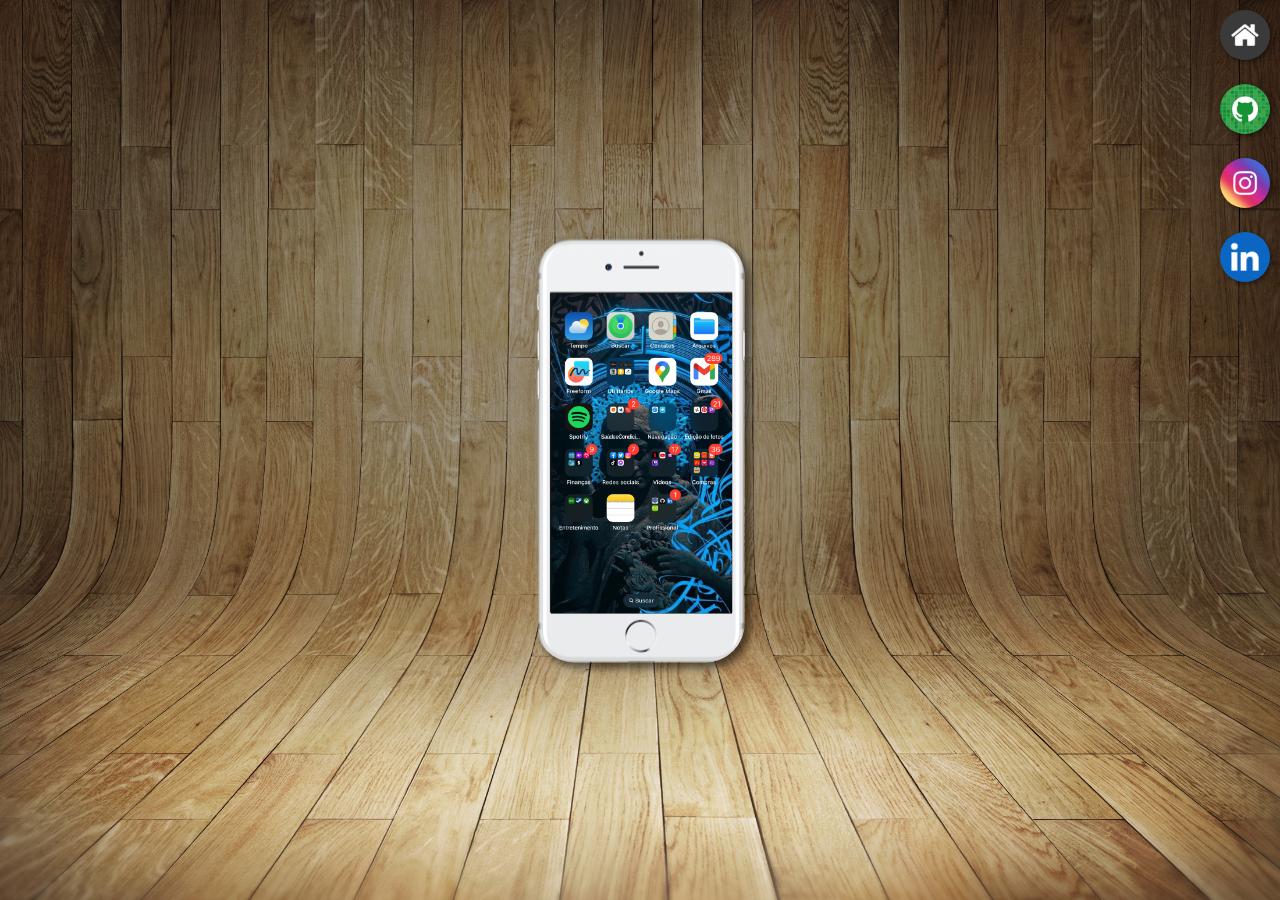
<file: index.html>
<!DOCTYPE html>
<html lang="pt-br">
    <head>
        <meta charset="UTF-8">
        <meta http-equiv="X-UA-Compatible" content="IE=edge">
        <meta name="viewport" content="width=device-width, initial-scale=1.0">
        <title>Portifólio</title>
        <link rel="shortcut icon" href="imagens/favicon.ico" type="image/x-icon">
        <link rel="stylesheet" href="estilo/style.css">
    </head>

    <body>
        <main>
            <section id="iphone">
                <iframe src="paginas-extras/home.html" frameborder="0" name="tela" id="tela"></iframe>
            </section>

            <section id="redes">
                <a href="paginas-extras/home.html" target="tela"><img src="imagens/logo-home.jpg" alt="logo-home"></a><br>
                <a href="paginas-extras/github.html" target="tela"><img src="imagens/logo-github.jpg" alt="logo-github"></a><br>
                <a href="paginas-extras/instagram.html" target="tela"><img src="imagens/logo-instagram.jpg" alt="logo-instagram"></a><br>
                <a href="paginas-extras/linkedin.html" target="tela"><img src="imagens/logo-linkedin.png  " alt="logo-yt"></a><br>
                
            </section>
        </main>
    </body>
</html>
</file>
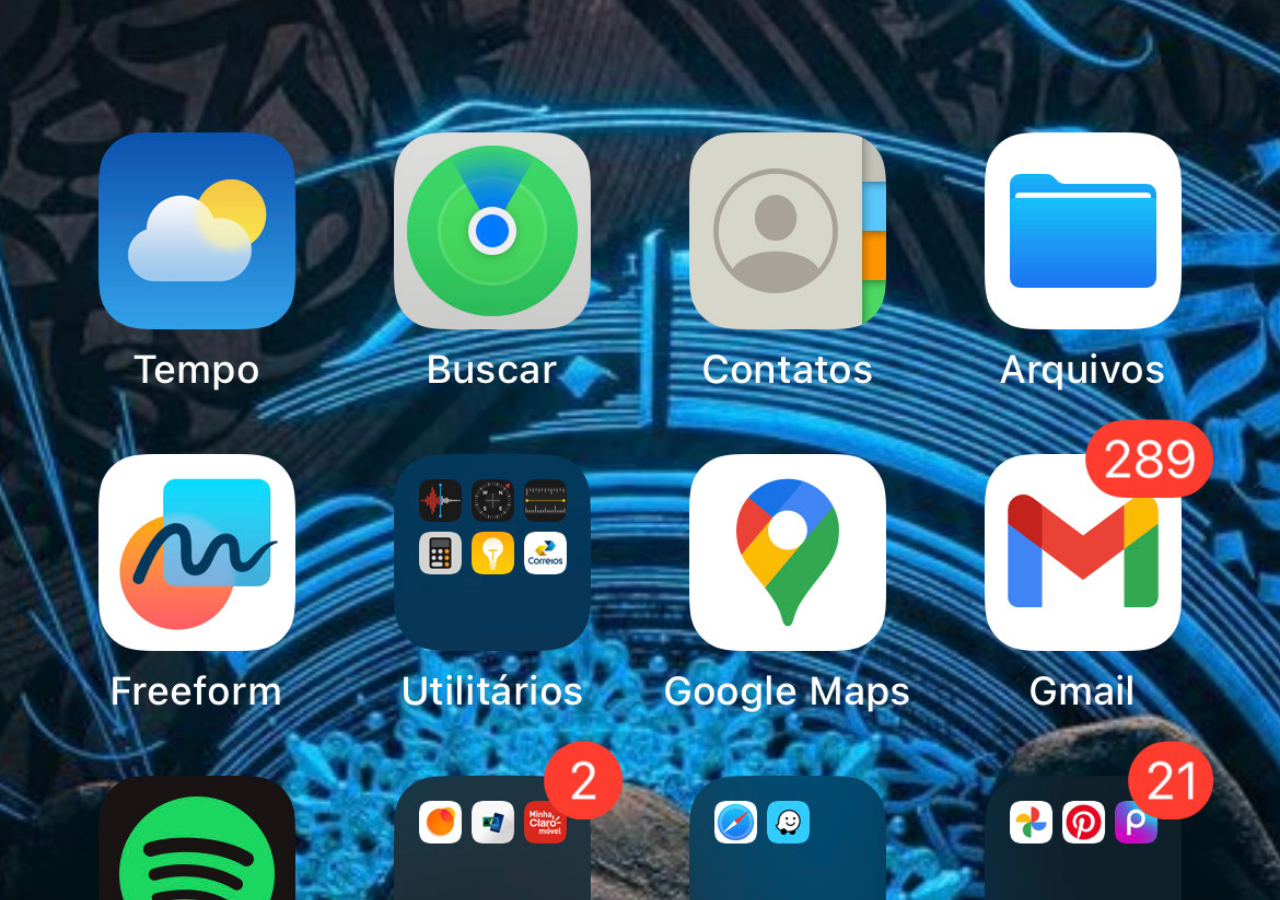
<file: home.html>
<!DOCTYPE html>
<html lang="pt-br">
<head>
    <meta charset="UTF-8">
    <meta http-equiv="X-UA-Compatible" content="IE=edge">
    <meta name="viewport" content="width=device-width, initial-scale=1.0">
    <title>Home</title>
    <style>
        * {
            margin: 0;
            padding: 0;
        }
        body { 
            width: 100vw;
            height: 100vh;
            background: black url(imagens/tela-home.jpg) no-repeat top center;
            background-size: cover;
        }
    </style>
</head>
<body>

    
</body>
</html>
</file>
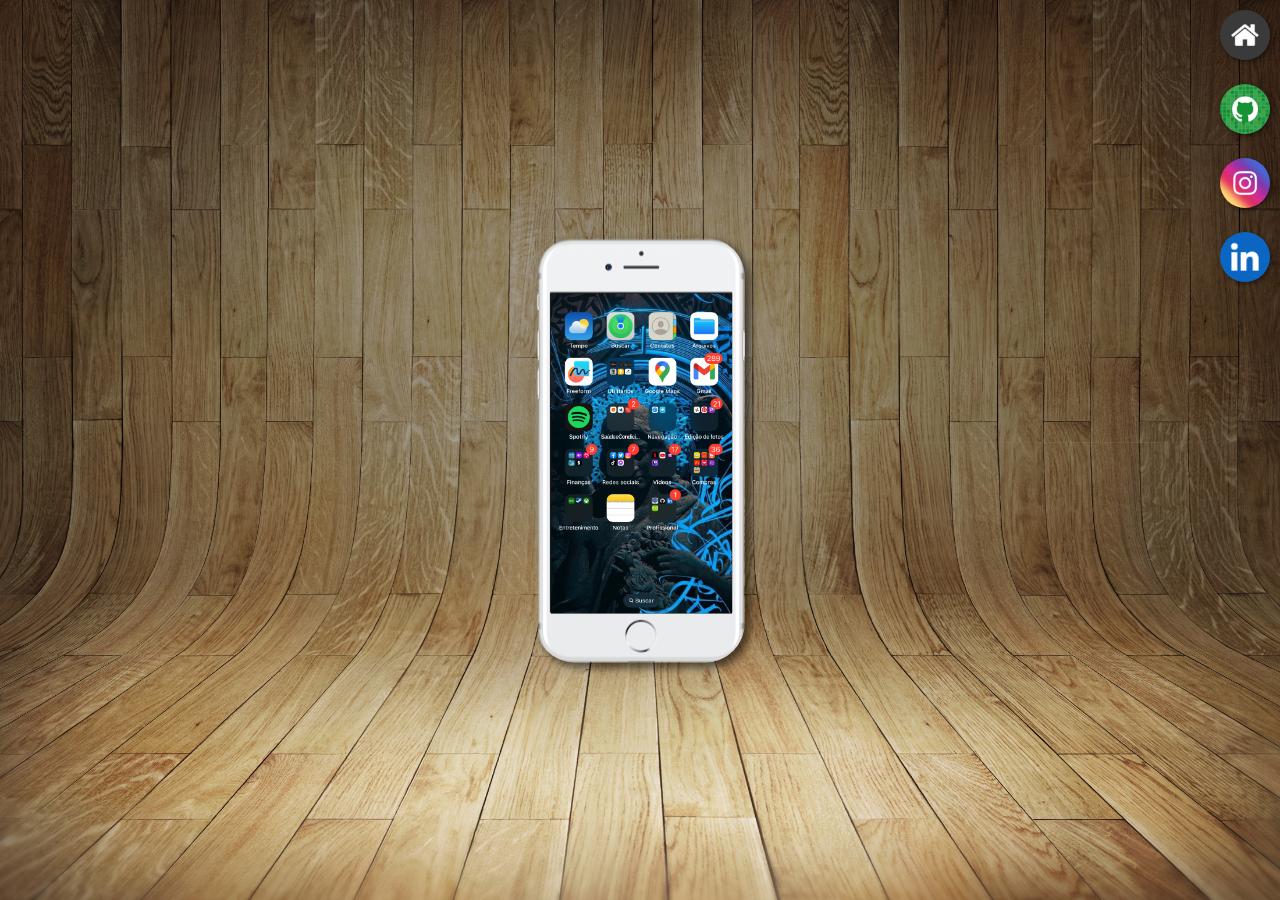
<file: portifolio.html>
<!DOCTYPE html>
<html lang="pt-br">
    <head>
        <meta charset="UTF-8">
        <meta http-equiv="X-UA-Compatible" content="IE=edge">
        <meta name="viewport" content="width=device-width, initial-scale=1.0">
        <title>Portifólio</title>
        <link rel="shortcut icon" href="imagens/favicon.ico" type="image/x-icon">
        <link rel="stylesheet" href="style.css">
    </head>

    <body>
        <main>
            <section id="iphone">
                <iframe src="/paginas-extras/home.html" frameborder="0" name="tela" id="tela"></iframe>
            </section>

            <section id="redes">
                <a href="/paginas-extras/home.html" target="tela"><img src="imagens/logo-home.jpg" alt="logo-home"></a><br>
                <a href="paginas-extras/github.html" target="tela"><img src="imagens/logo-github.jpg" alt="logo-github"></a><br>
                <a href="paginas-extras/instagram.html" target="tela"><img src="imagens/logo-instagram.jpg" alt="logo-instagram"></a><br>
                <a href="paginas-extras/linkedin.html" target="tela"><img src="imagens/logo-linkedin.png  " alt="logo-yt"></a><br>
                
            </section>
        </main>
    </body>
</html>
</file>
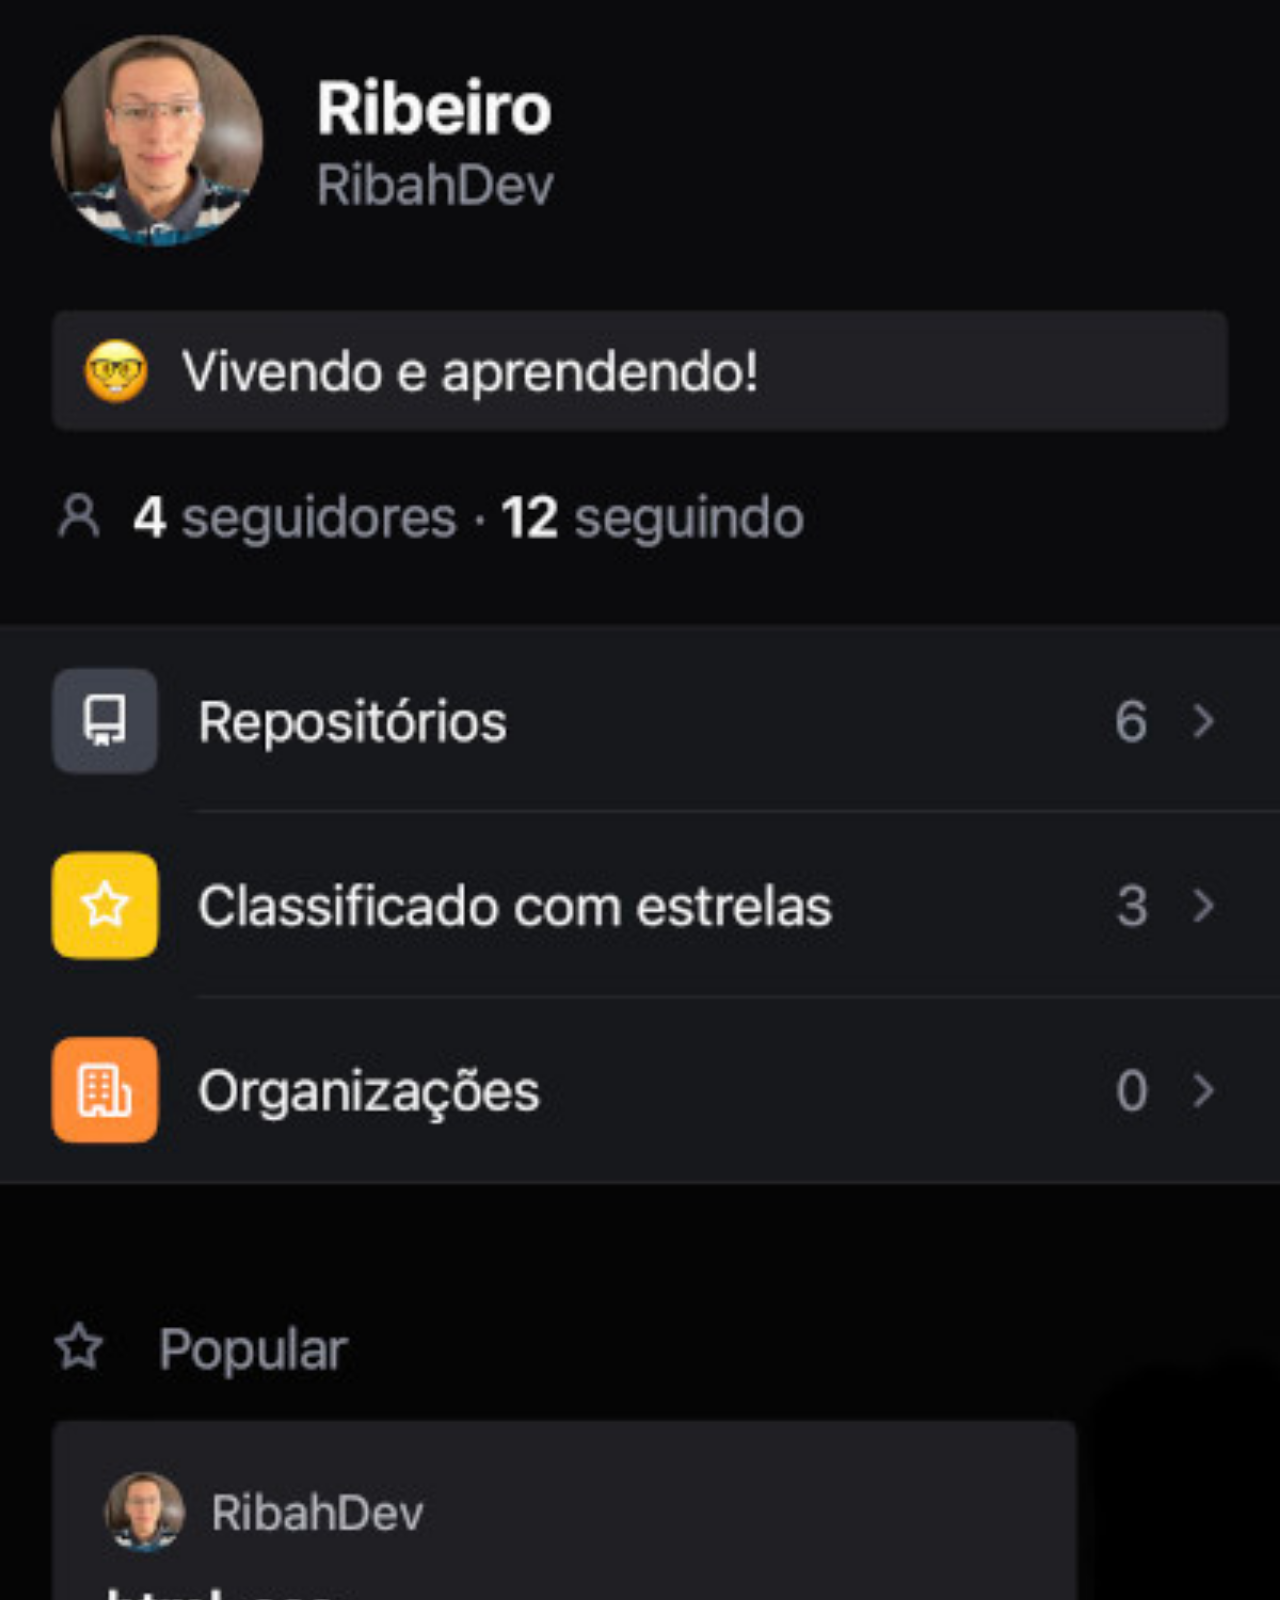
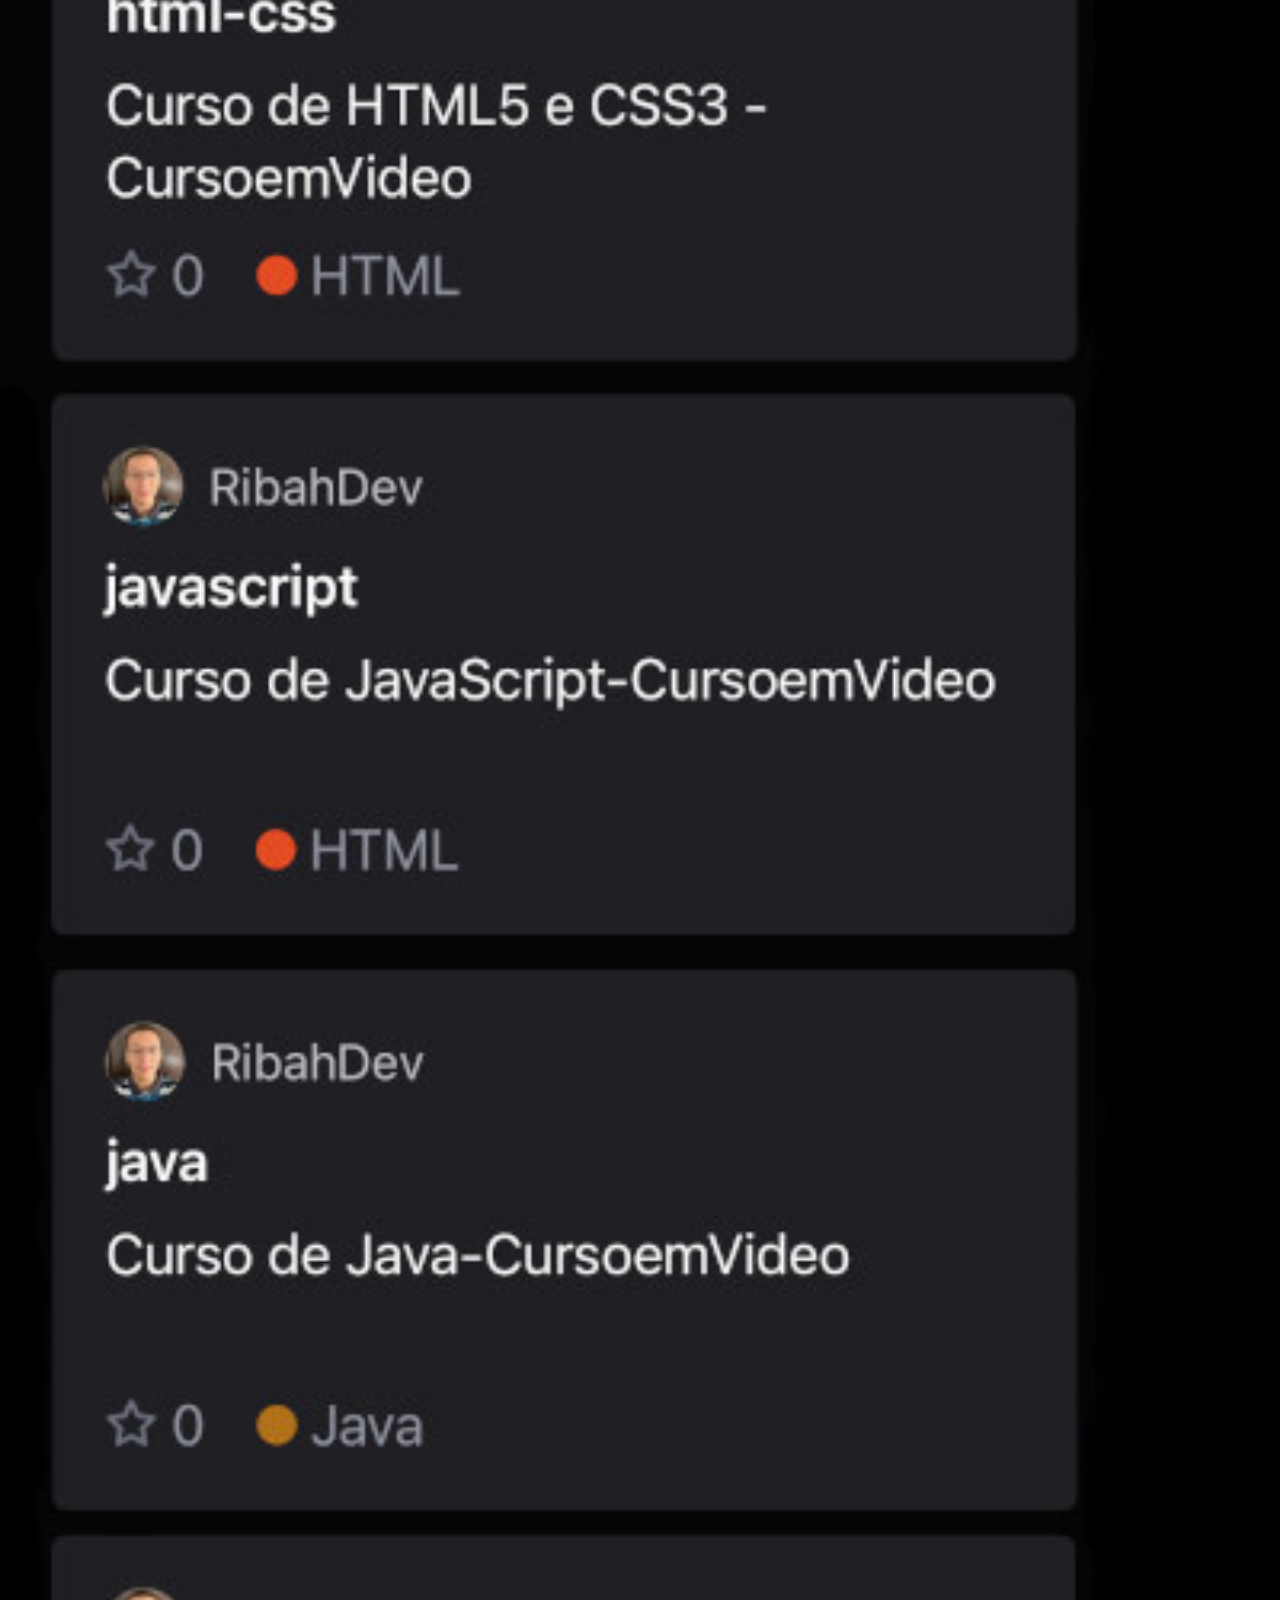
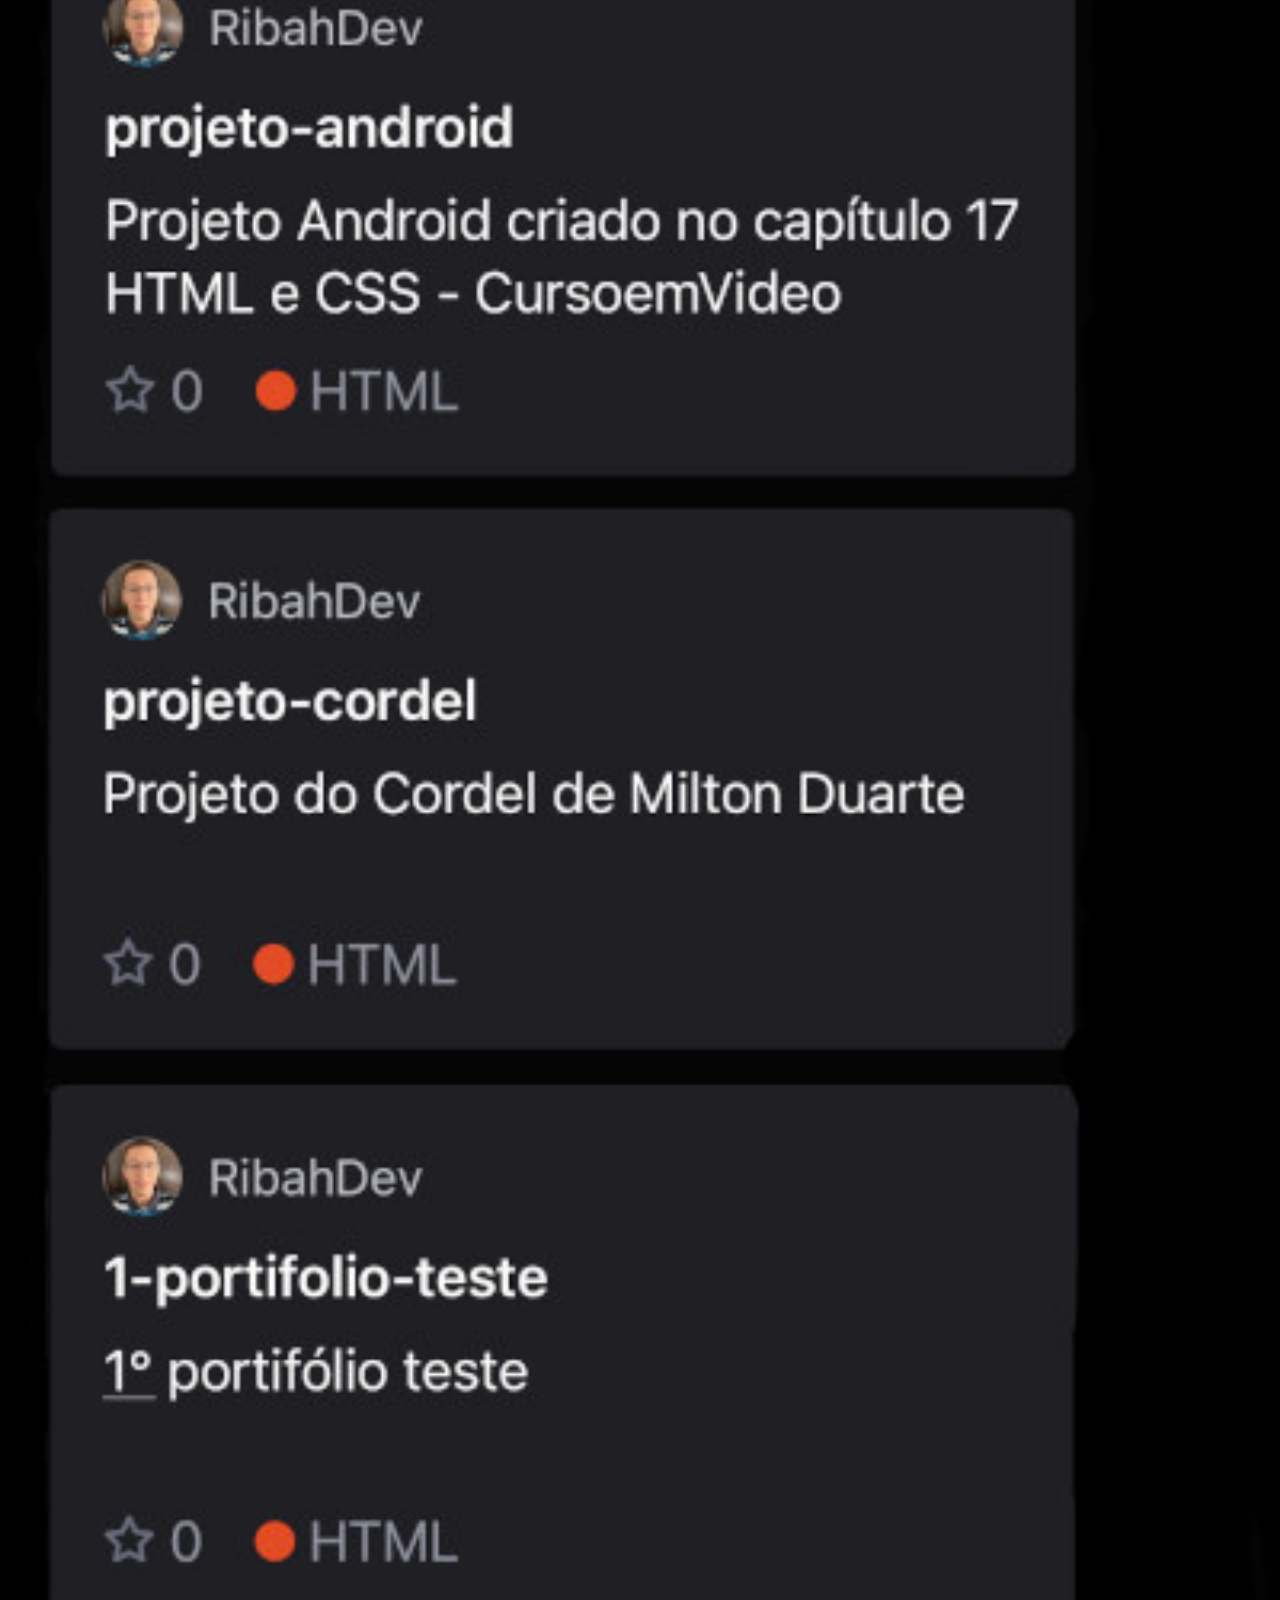
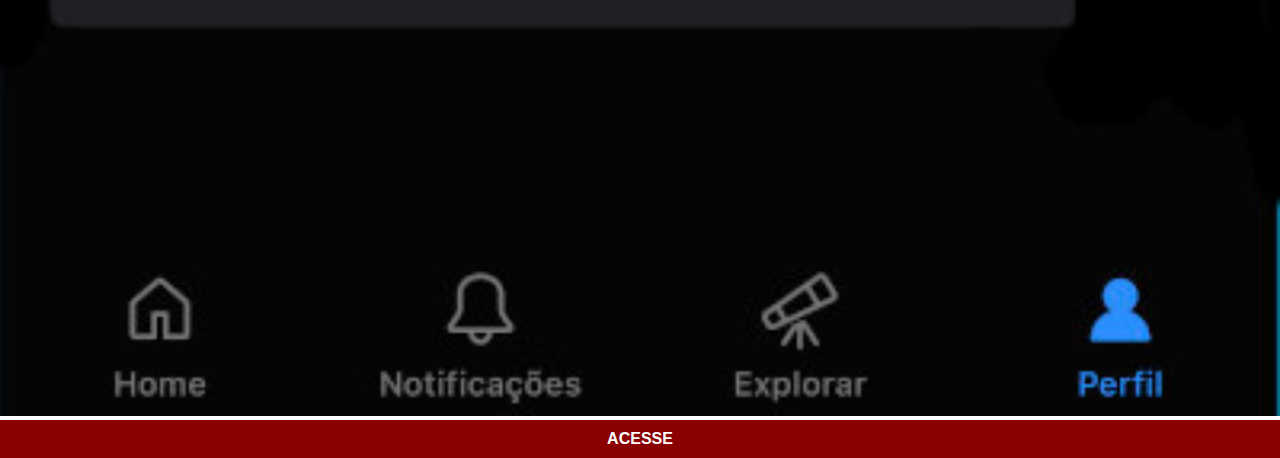
<file: paginas-extras/github.html>
<!DOCTYPE html>
<html lang="pt-br">
    <head>
        <meta charset="UTF-8">
        <meta http-equiv="X-UA-Compatible" content="IE=edge">
        <meta name="viewport" content="width=device-width, initial-scale=1.0">
        <title>Github</title>
        <style>
            * {
                margin: 0;
                padding: 0;
                font-family: Arial, Helvetica, sans-serif;
            }

            ::-webkit-scrollbar {
                width: 0;
                height: 0;
            }

            img {
                width: 100vw;
            }

            a {
                display: block;
                background-color: darkred;
                color: white;
                padding: 10px;
                text-align: center;
                font-weight: bolder;
                text-decoration: none;
            }
        </style>
    </head>

    <body>
        <img src="../imagens/tela-github.jpg" alt="github">
        <a href="https://github.com/RibahDev" target="_blank">ACESSE</a>
    </body>
</html>
</file>
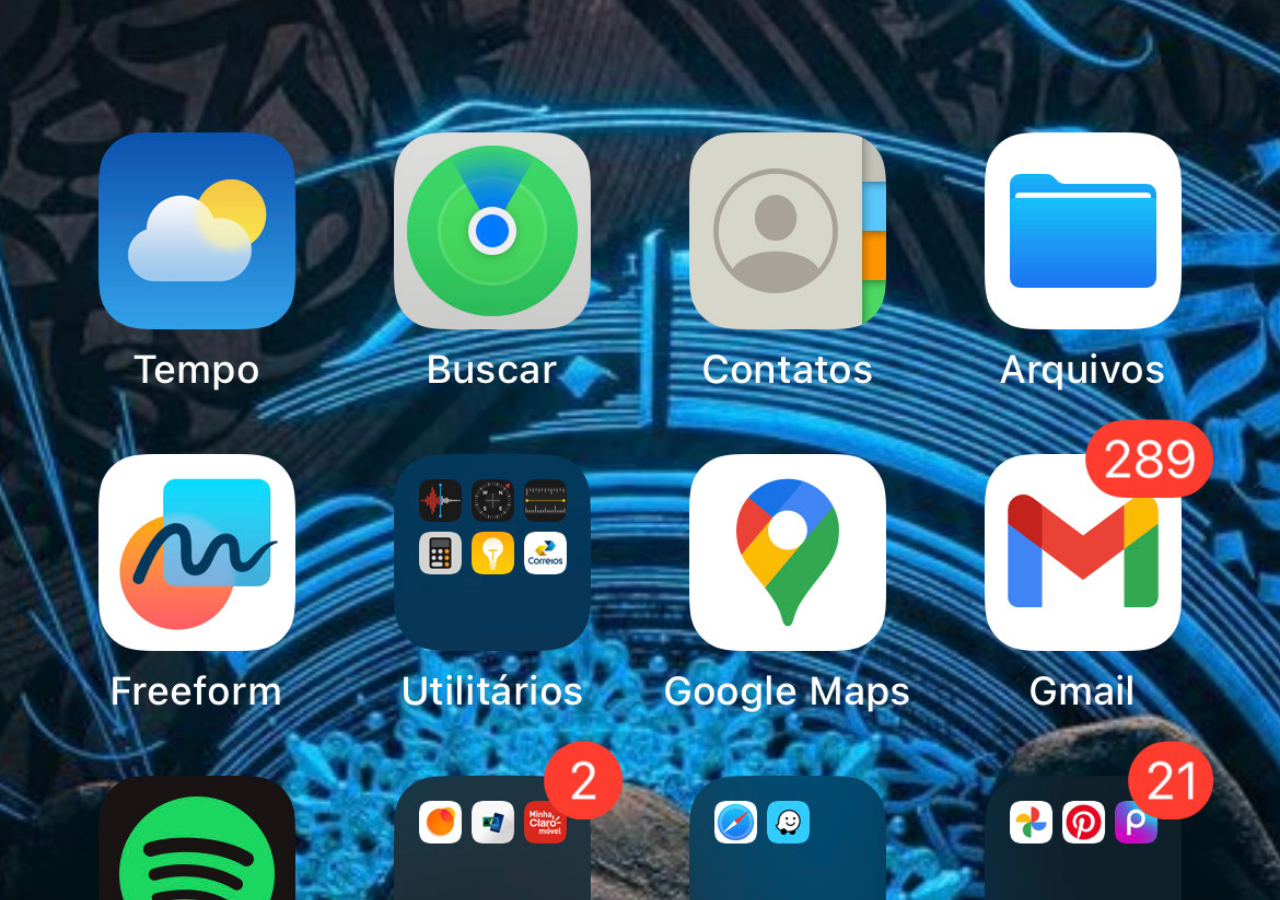
<file: paginas-extras/home.html>
<!DOCTYPE html>
<html lang="pt-br">
<head>
    <meta charset="UTF-8">
    <meta http-equiv="X-UA-Compatible" content="IE=edge">
    <meta name="viewport" content="width=device-width, initial-scale=1.0">
    <title>Home</title>
    <style>
        * {
            margin: 0;
            padding: 0;
        }
        body { 
            width: 100vw;
            height: 100vh;
            background: black url(../imagens/tela-home.jpg) no-repeat top center;
            background-size: cover;
        }
    </style>
</head>
<body>

    
</body>
</html>
</file>
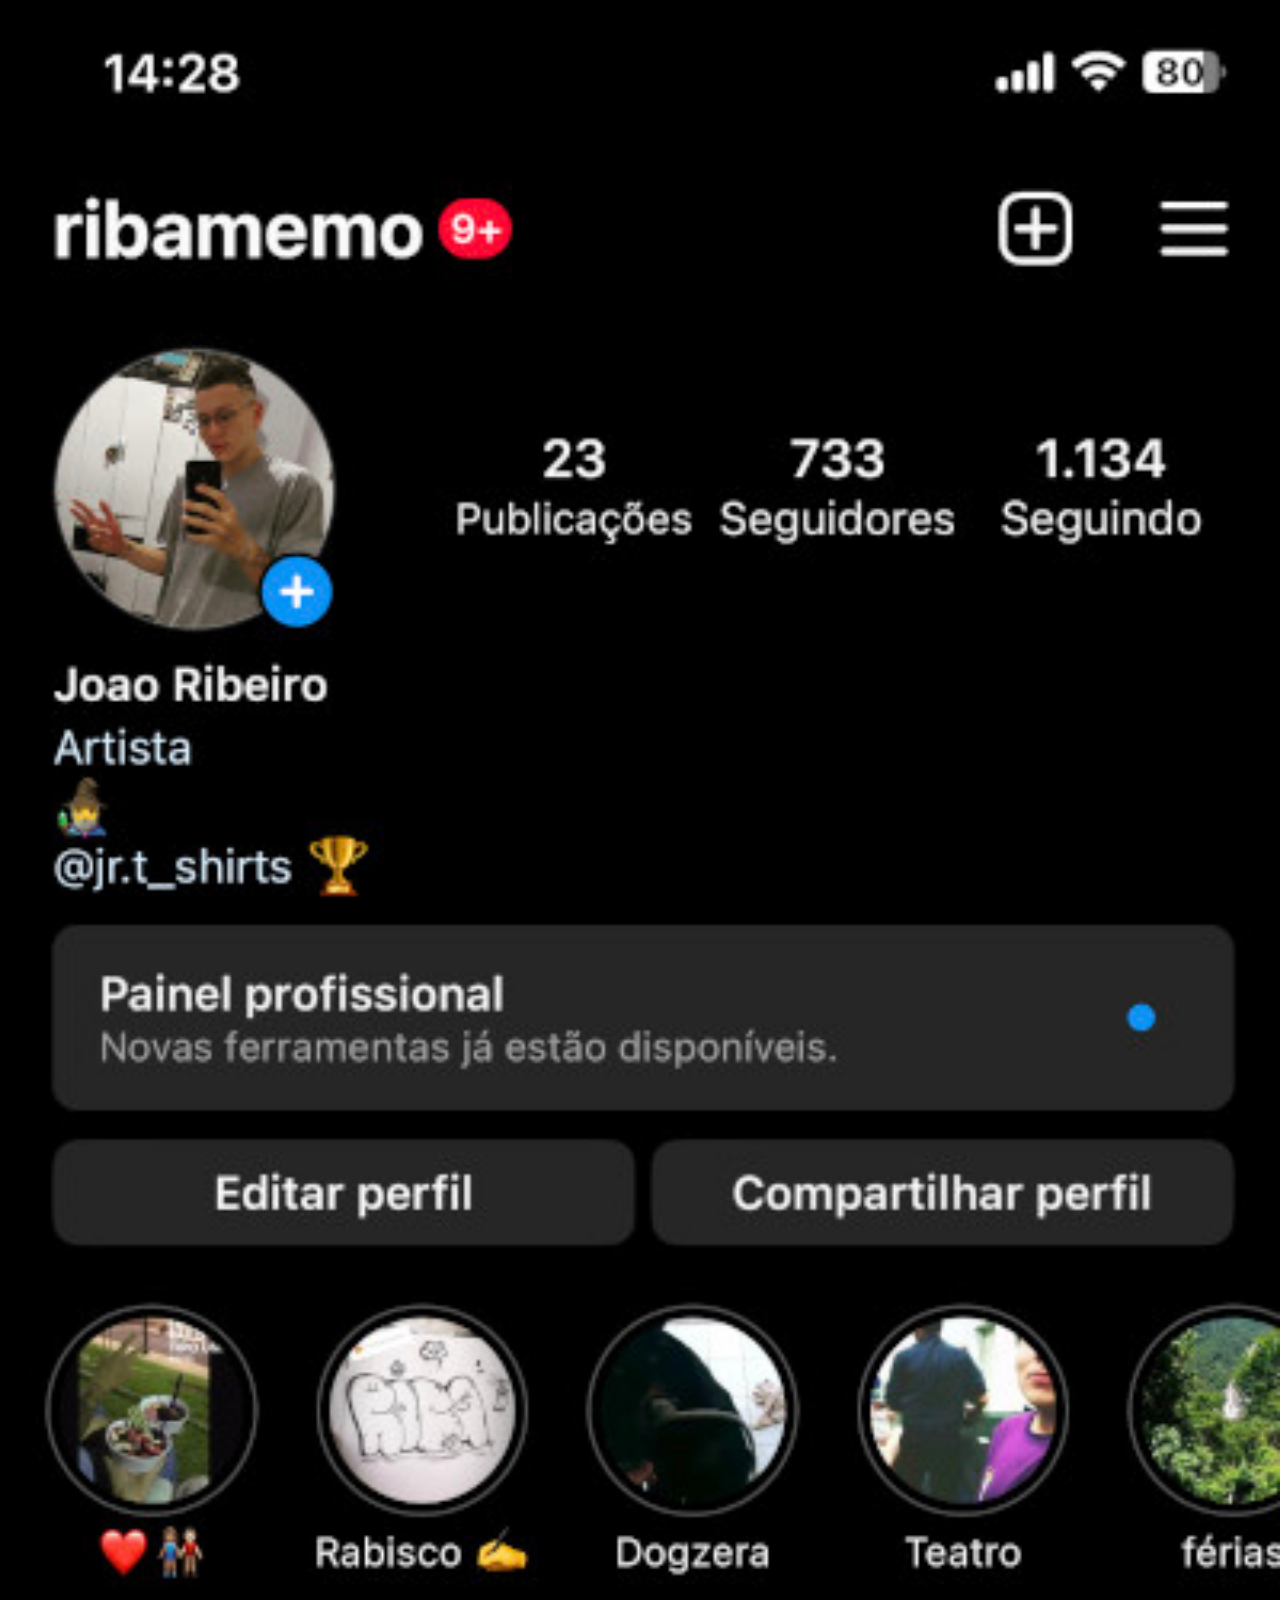
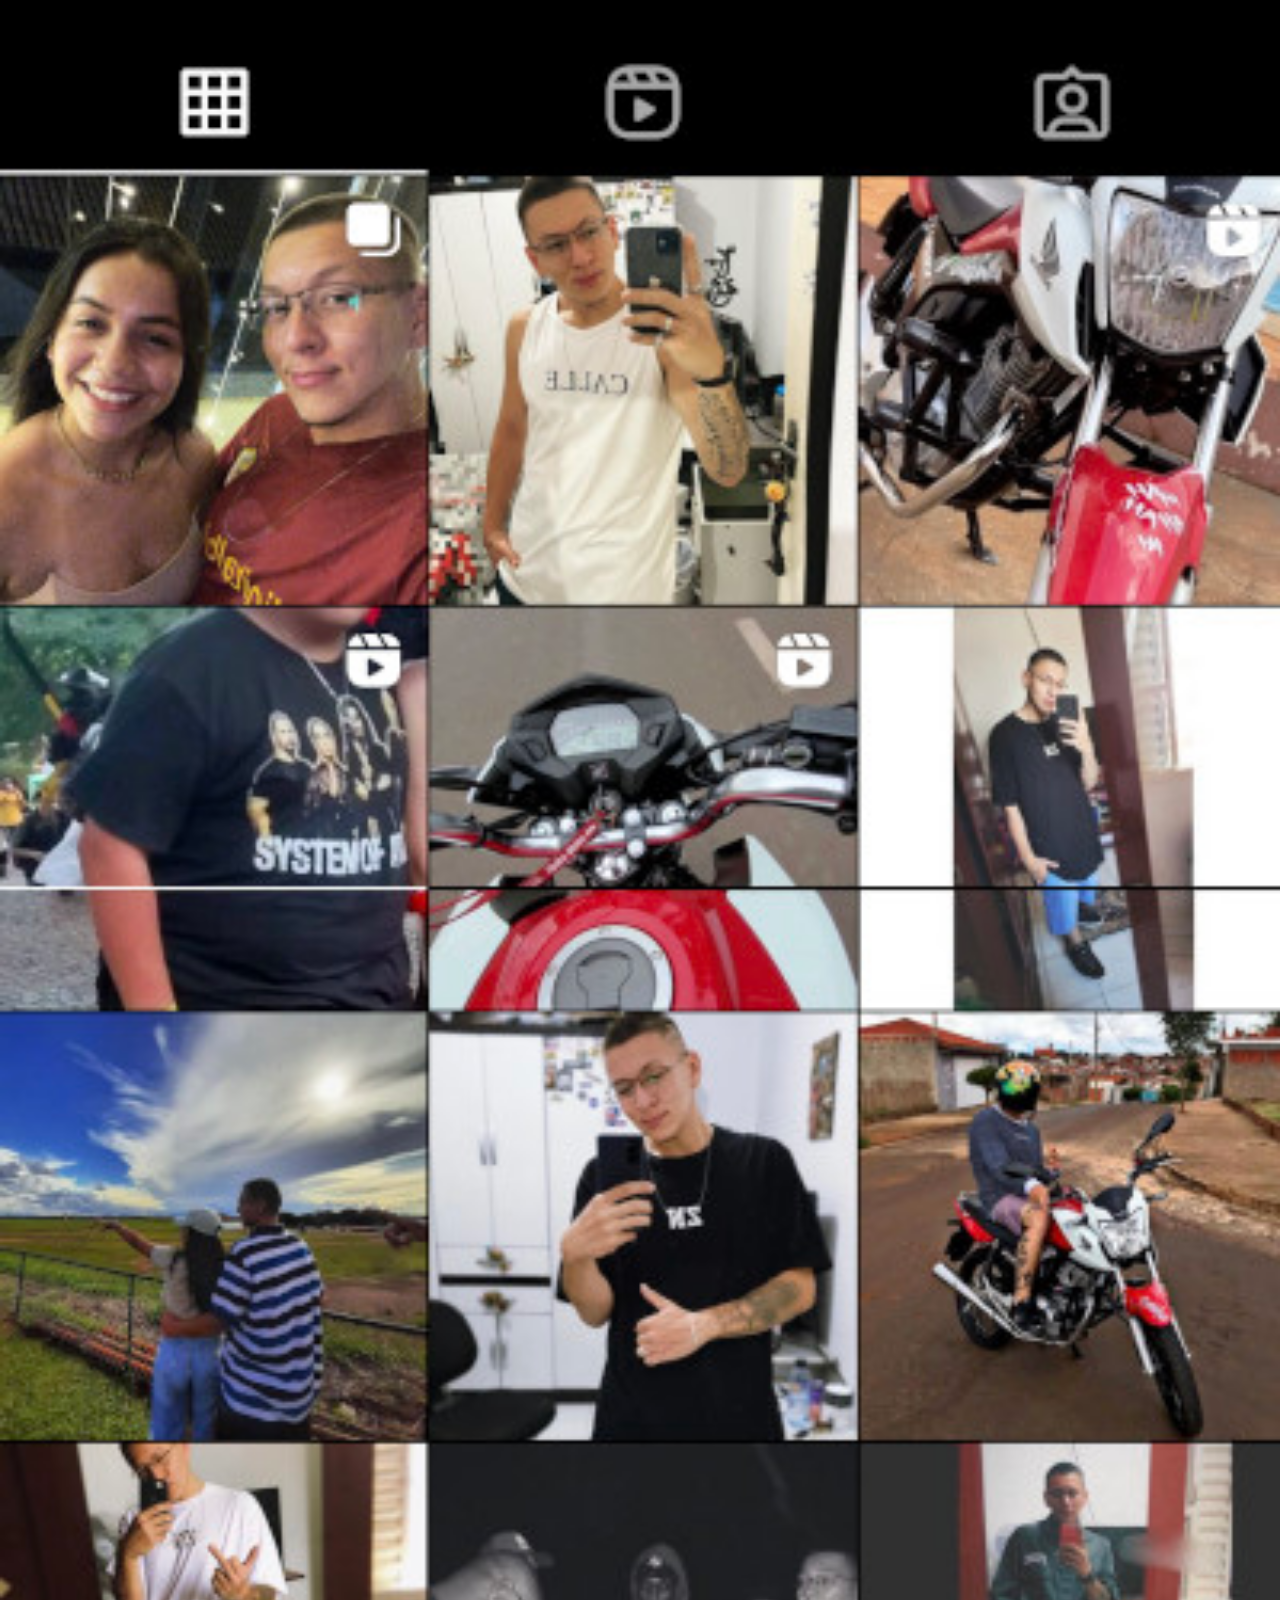
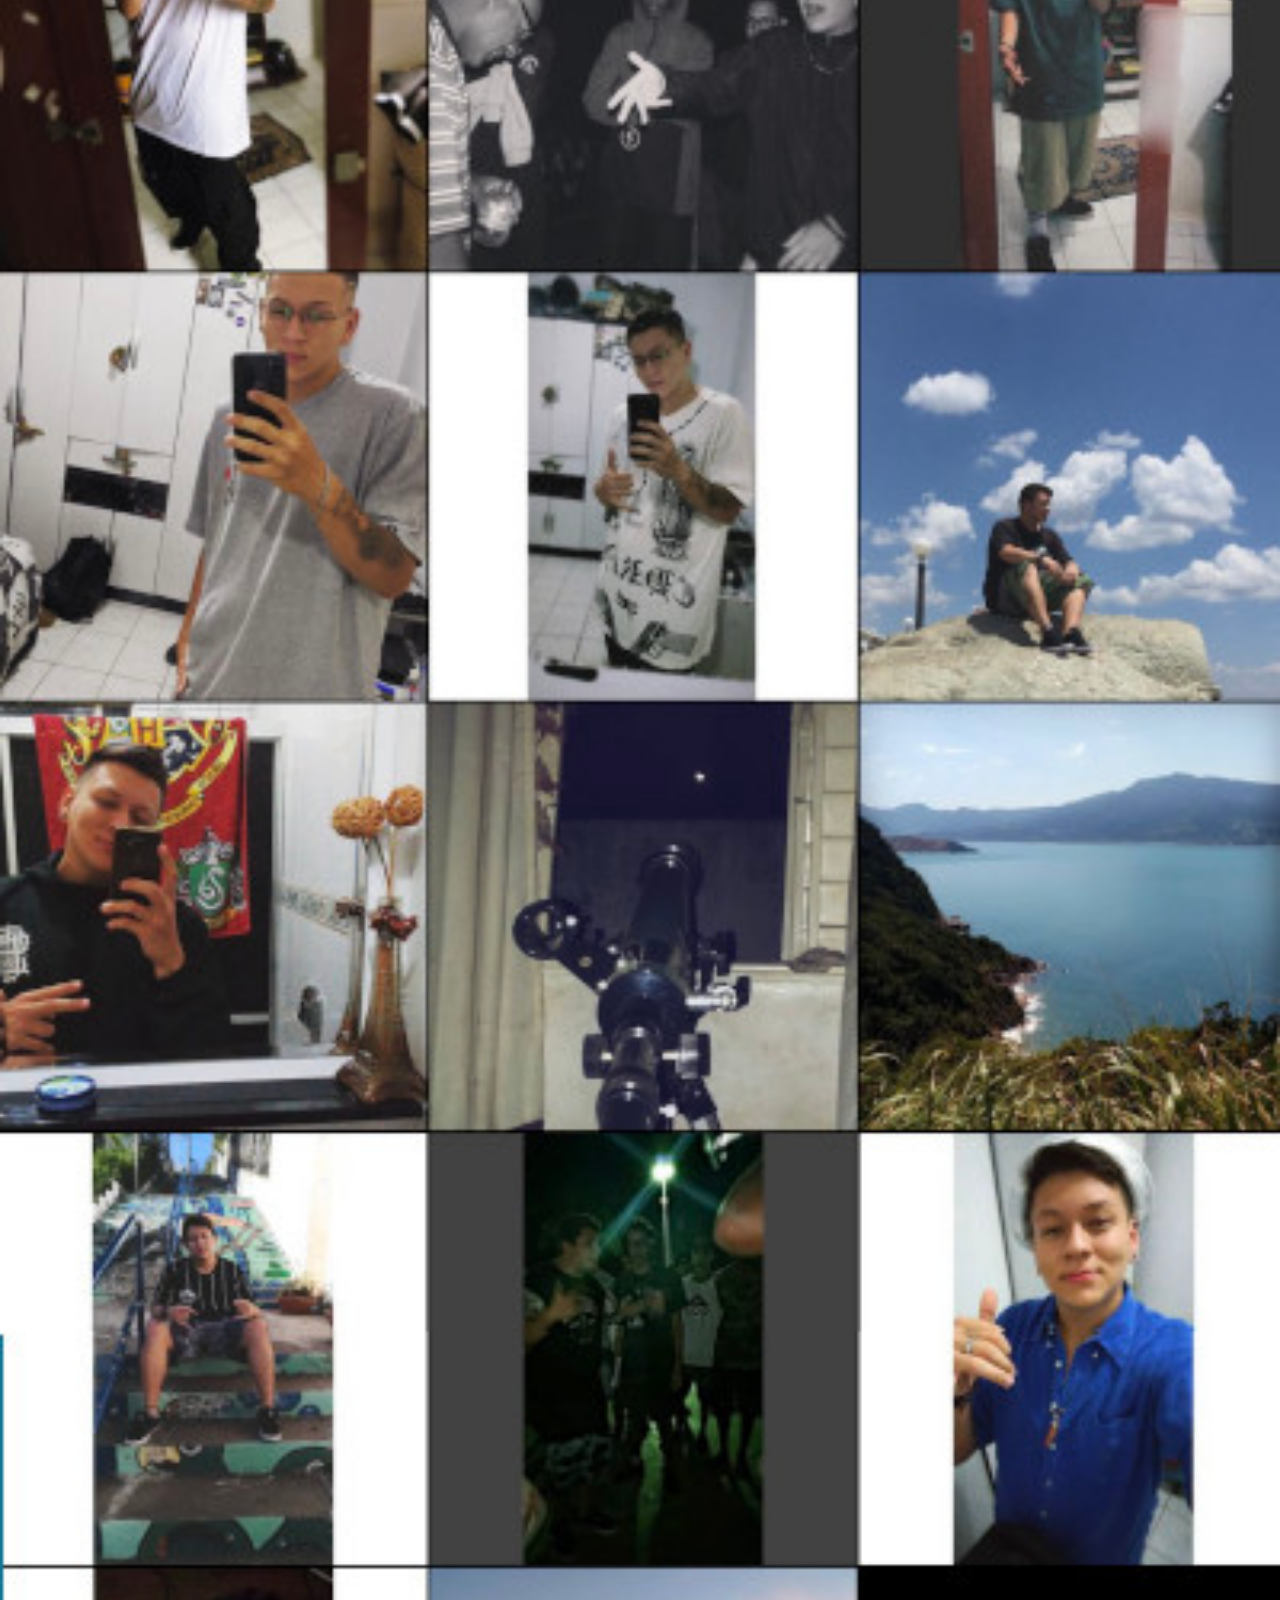
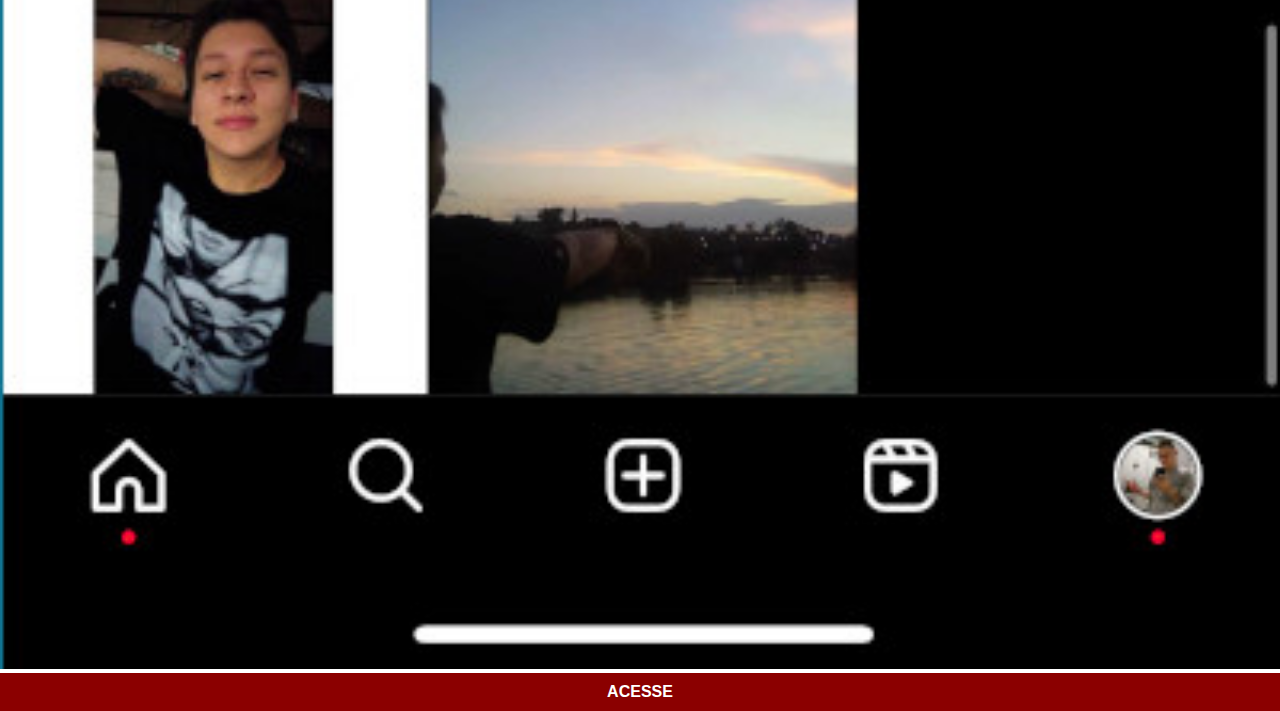
<file: paginas-extras/instagram.html>
<!DOCTYPE html>
<html lang="pt-br">
    <head>
        <meta charset="UTF-8">
        <meta http-equiv="X-UA-Compatible" content="IE=edge">
        <meta name="viewport" content="width=device-width, initial-scale=1.0">
        <title>Instagram</title>
        <style>
            * {
                margin: 0;
                padding: 0;
                font-family: Arial, Helvetica, sans-serif;
            }

            ::-webkit-scrollbar {
                width: 0;
                height: 0;
            }

            img {
                width: 100vw;
            }

            a {
                display: block;
                background-color: darkred;
                color: white;
                padding: 10px;
                text-align: center;
                font-weight: bolder;
                text-decoration: none;
            }
        </style>
    </head>

    <body>
        <img src="../imagens/tela-insta.jpg" alt="github">
        <a href="https://www.instagram.com/ribamemo/" target="_blank">ACESSE</a>
    </body>
</html>
</file>
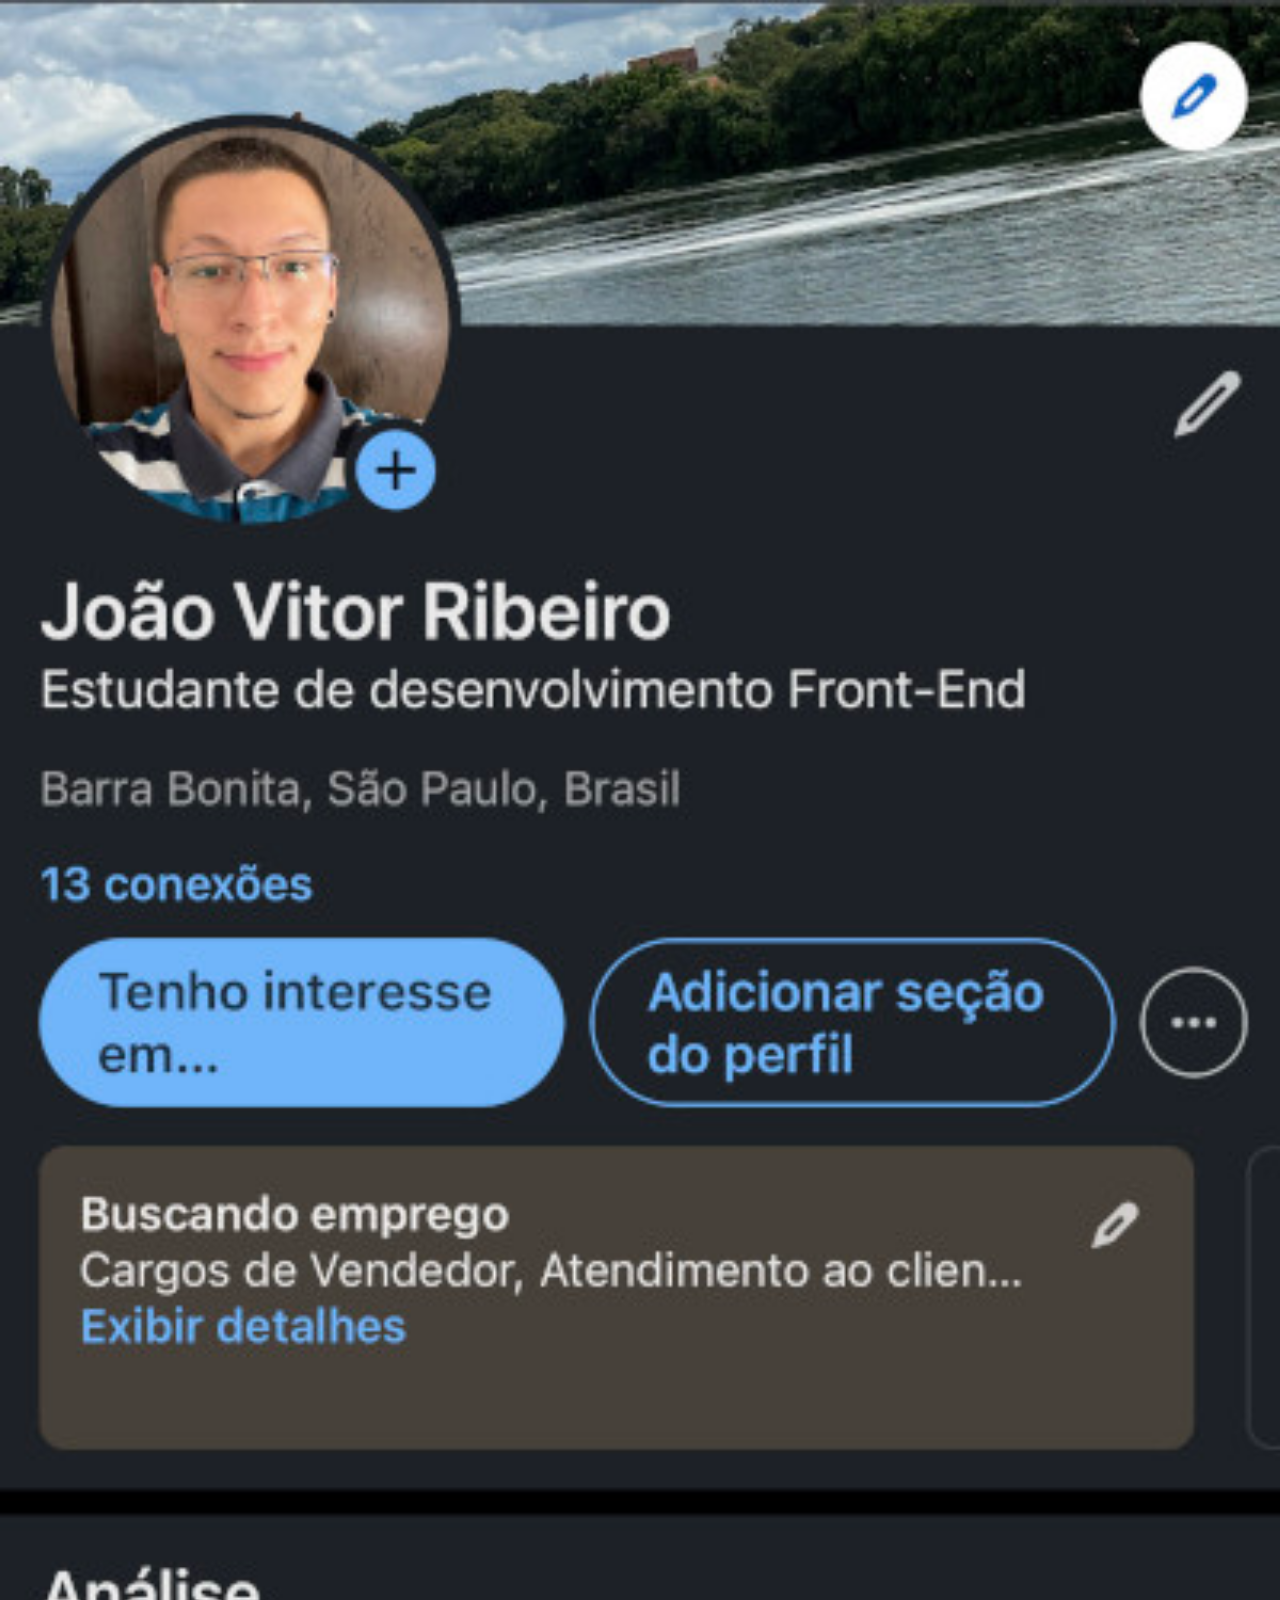
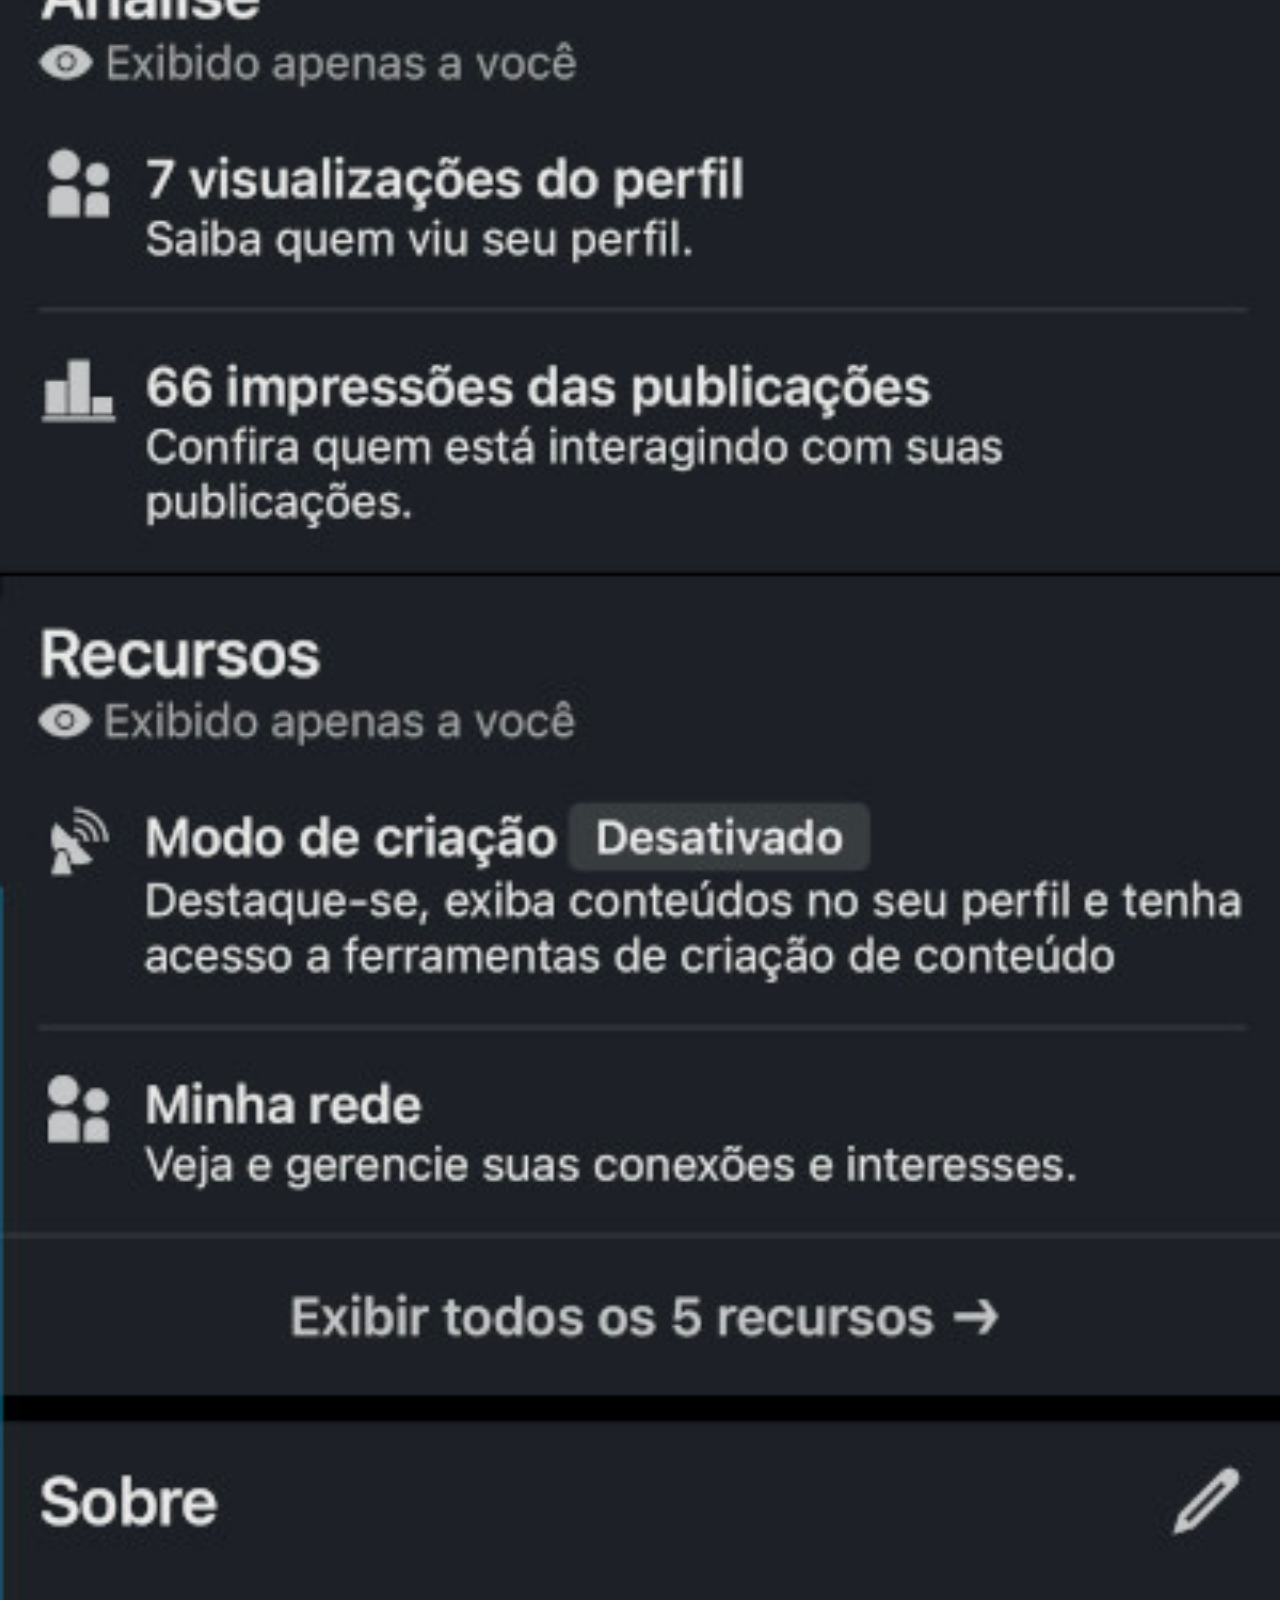
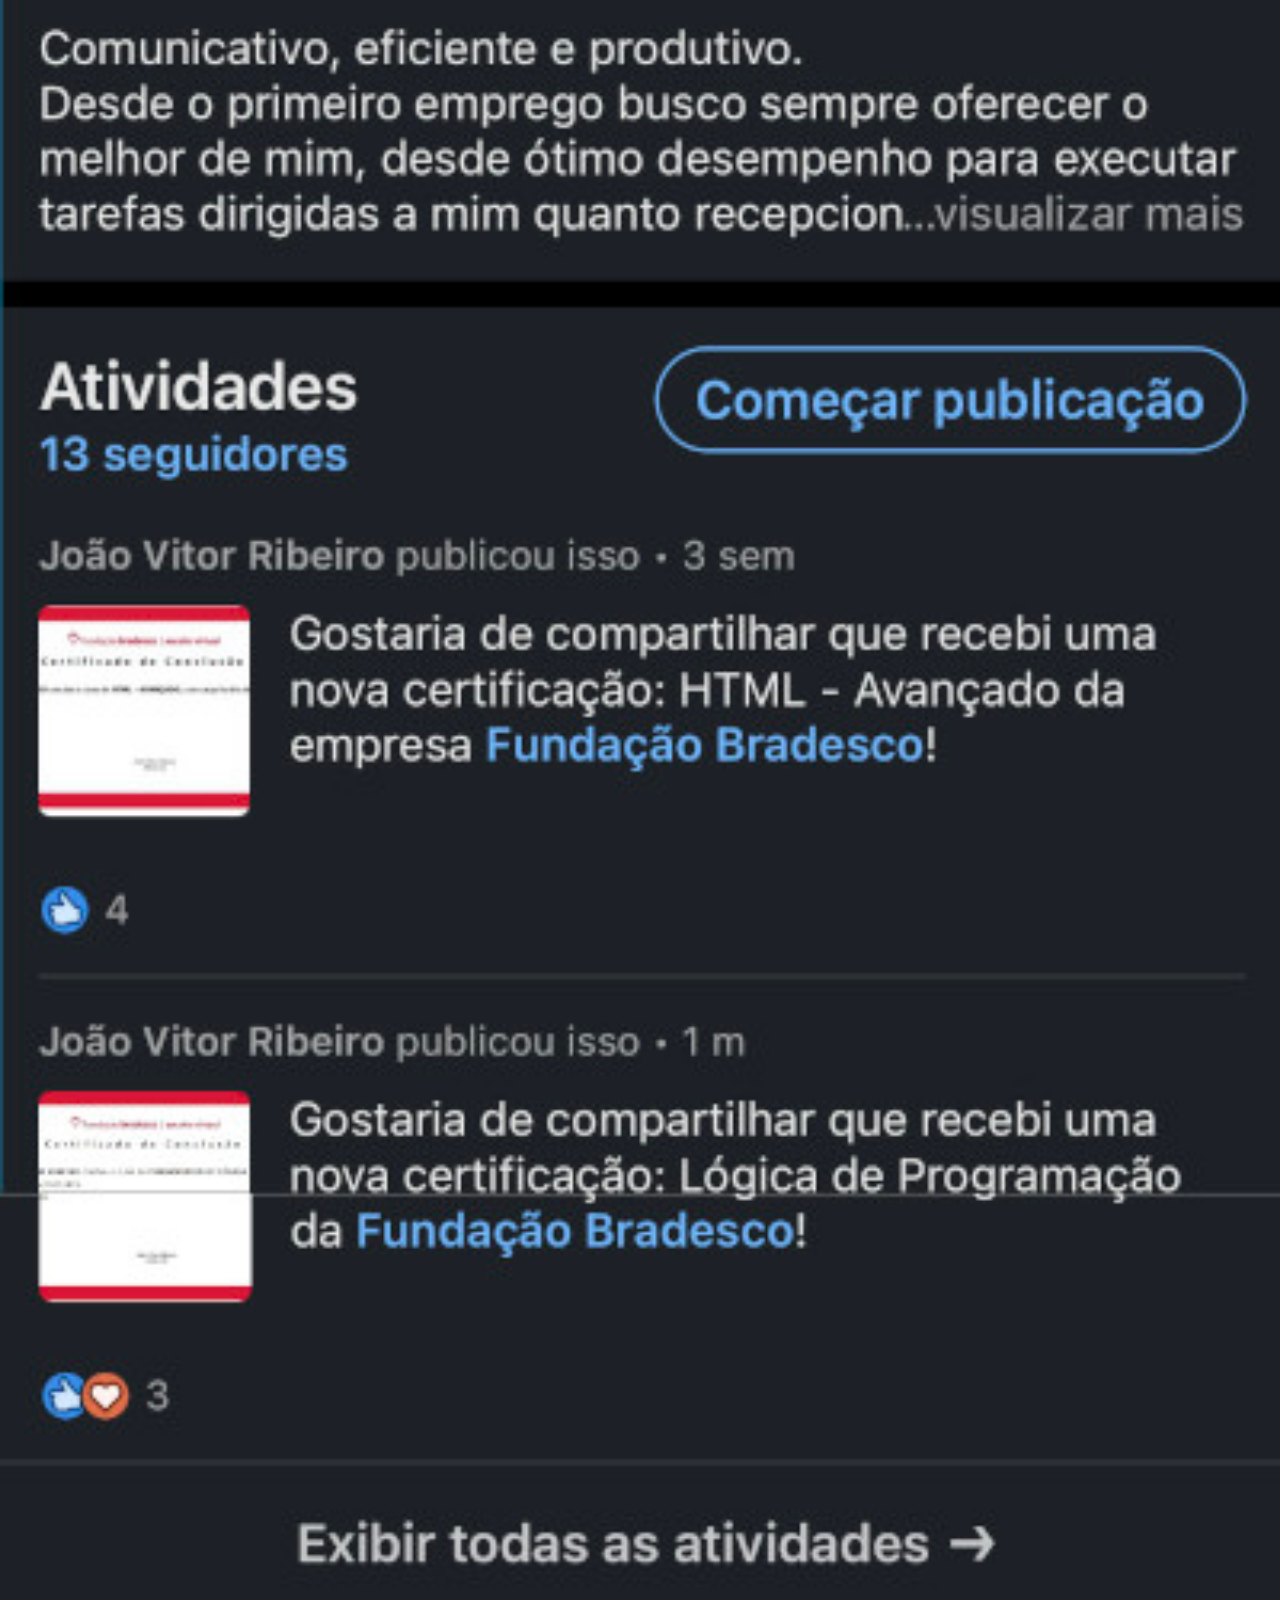
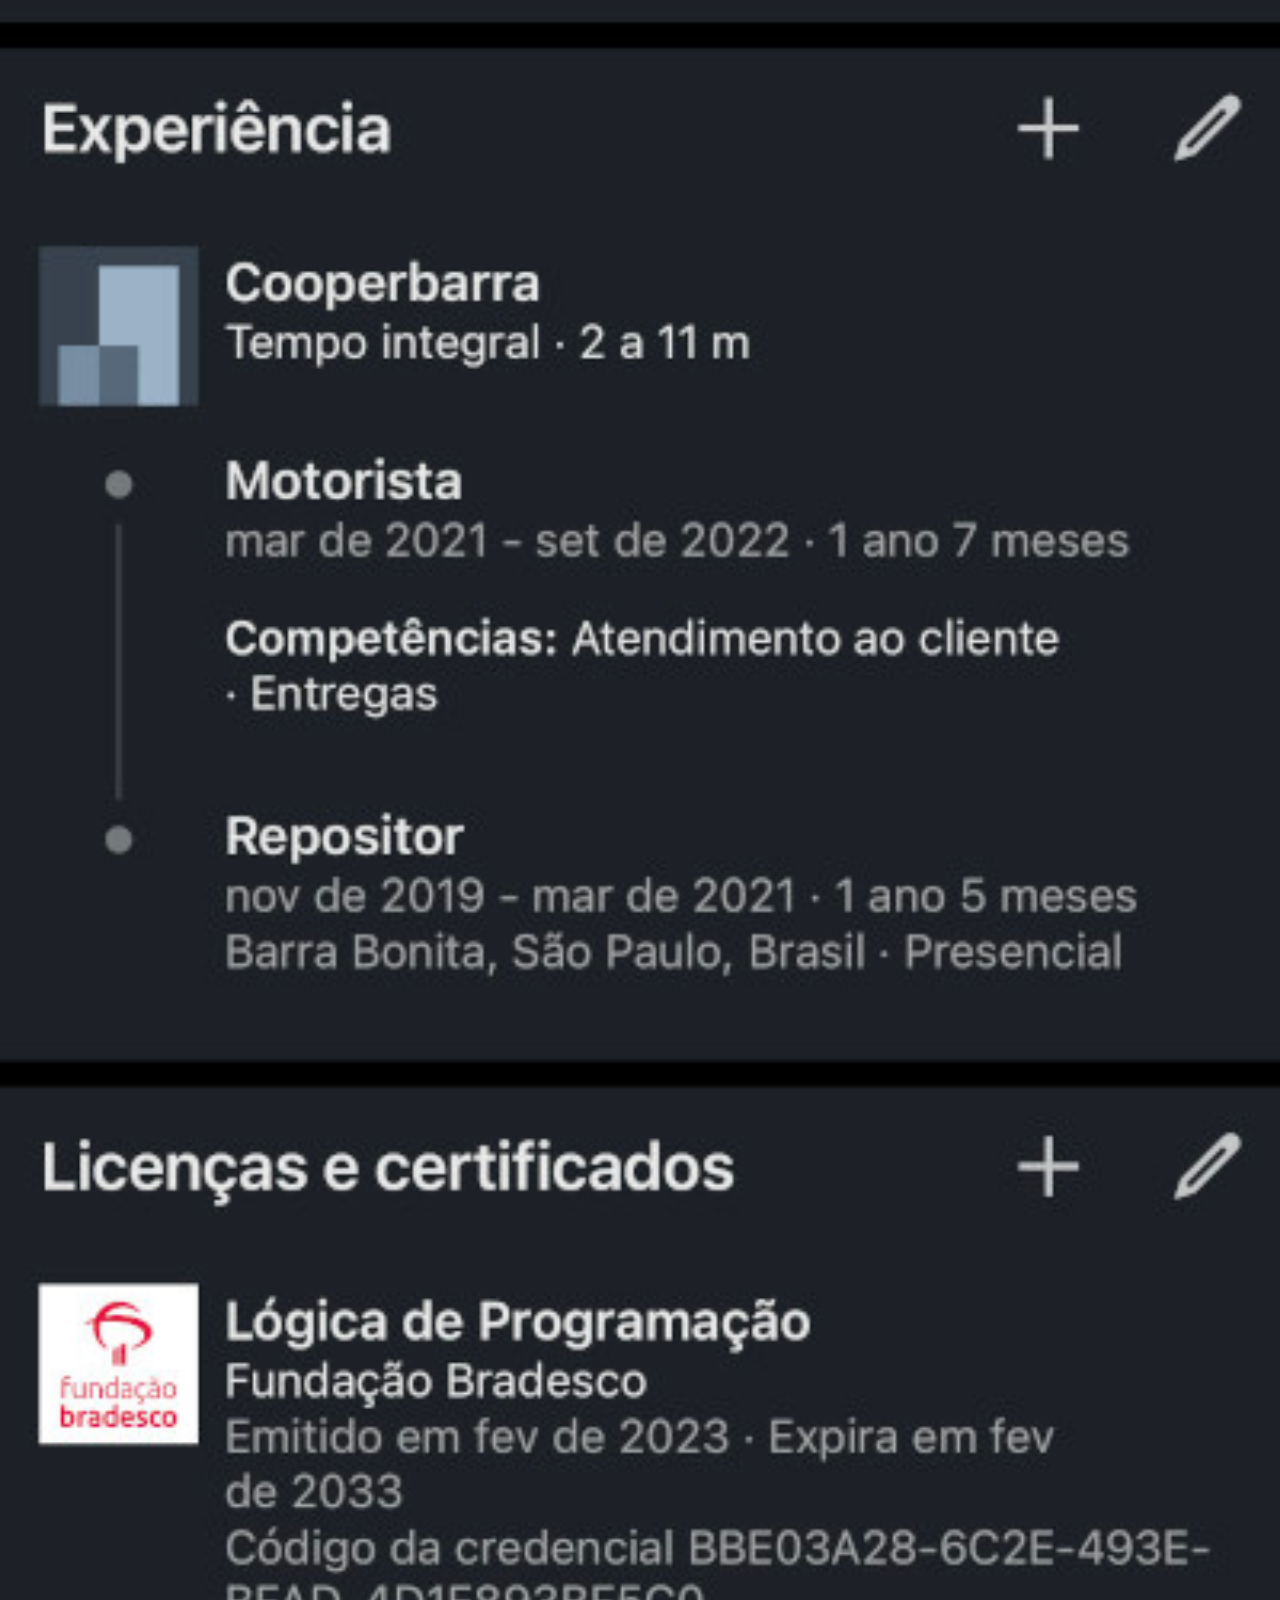
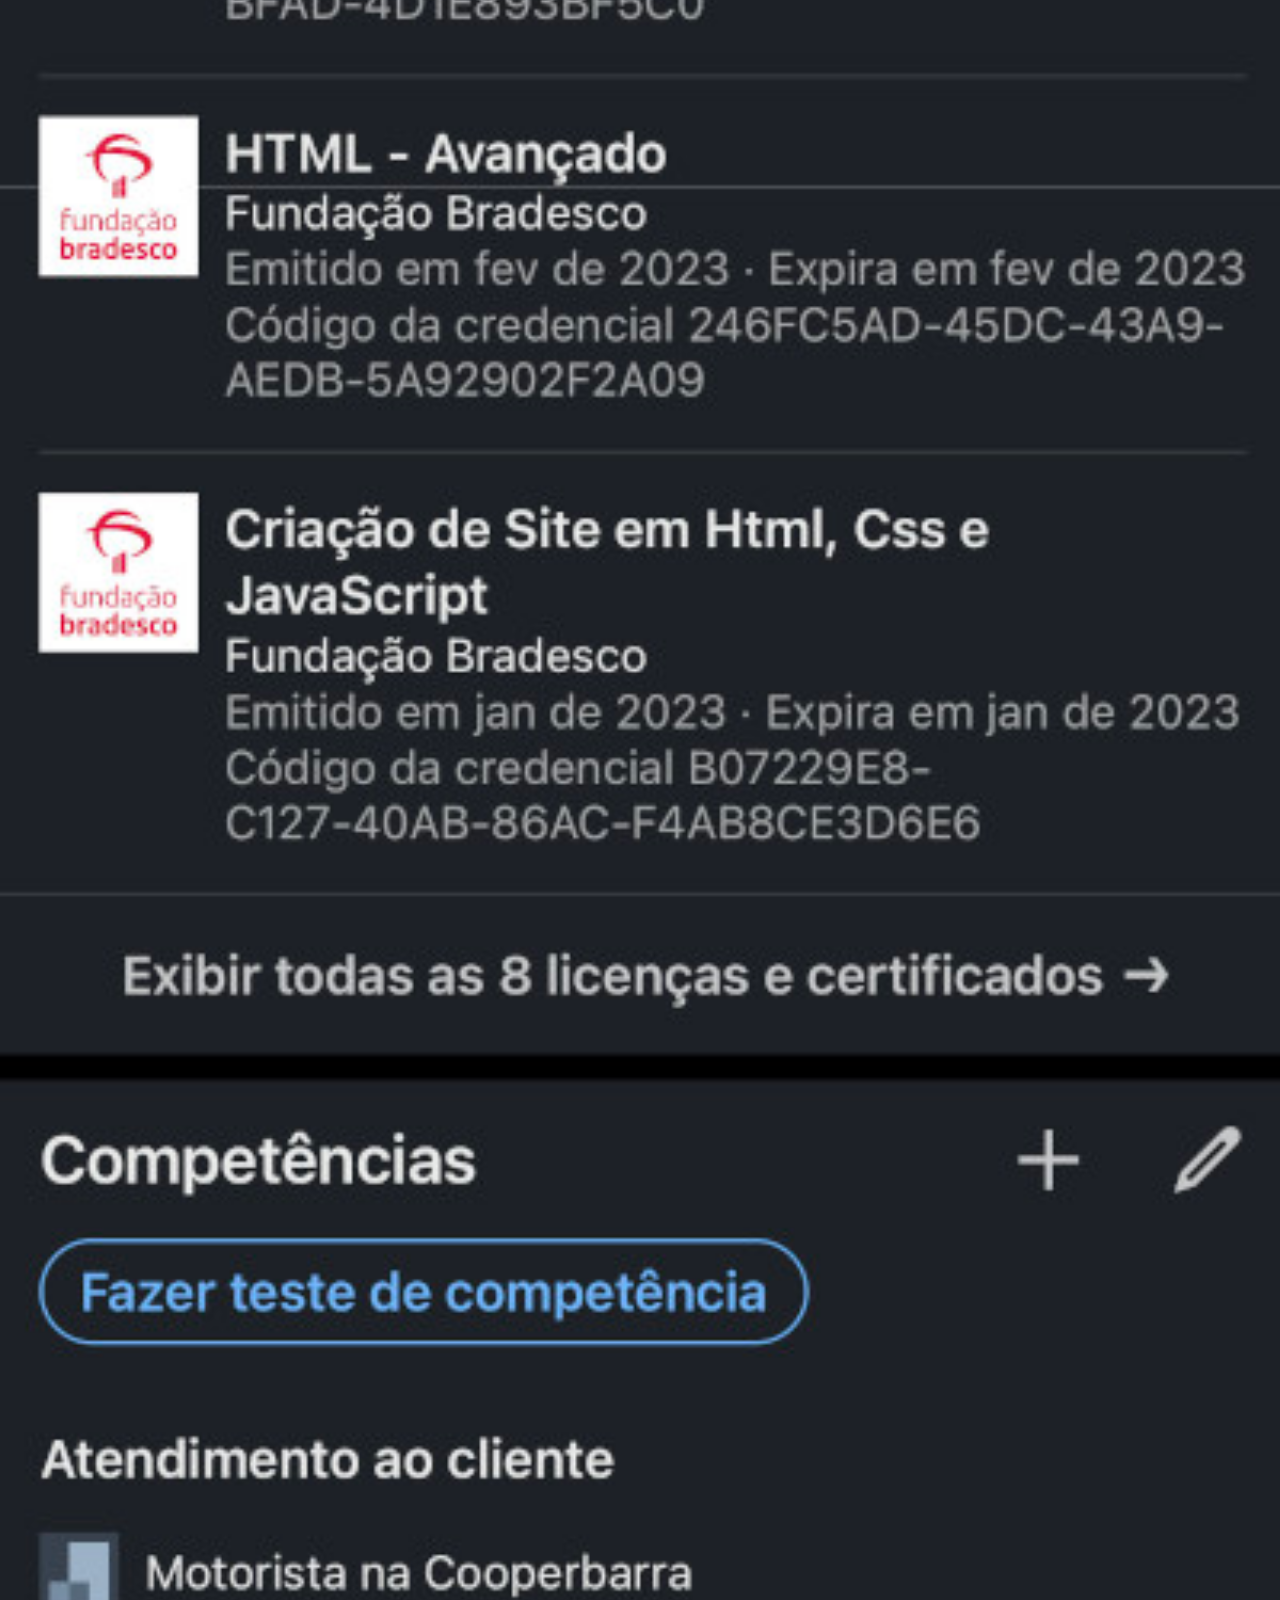
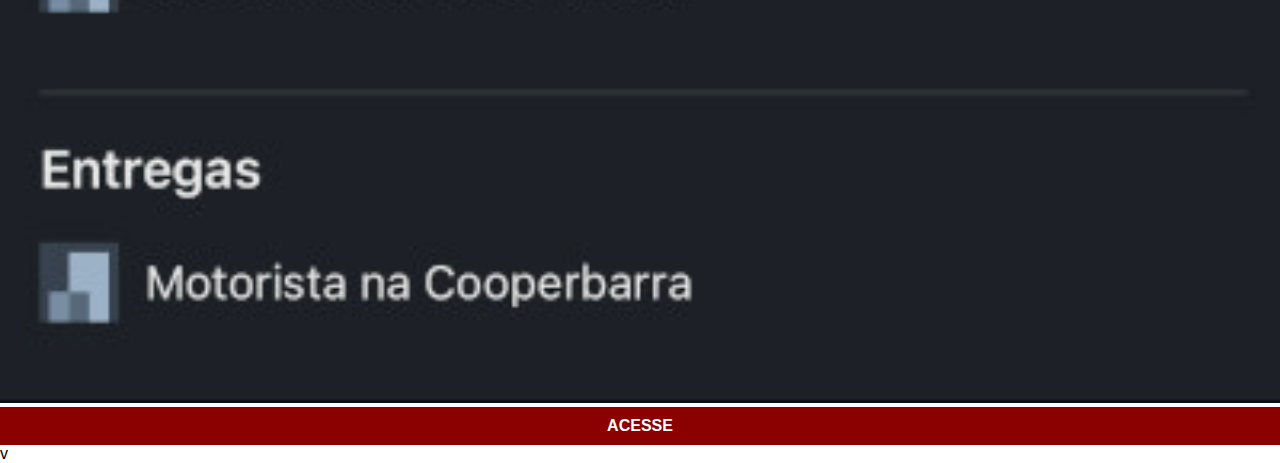
<file: paginas-extras/linkedin.html>
<!DOCTYPE html>
<html lang="pt-br">
    <head>
        <meta charset="UTF-8">
        <meta http-equiv="X-UA-Compatible" content="IE=edge">
        <meta name="viewport" content="width=device-width, initial-scale=1.0">
        <title>Linkedin</title>
        <style>
            * {
                margin: 0;
                padding: 0;
                font-family: Arial, Helvetica, sans-serif;
            }

            ::-webkit-scrollbar {
                width: 0;
                height: 0;
            }

            img {
                width: 100vw;
            }

            a {
                display: block;
                background-color: darkred;
                color: white;
                padding: 10px;
                text-align: center;
                font-weight: bolder;
                text-decoration: none;
            }
        </style>
    </head>

    <body>
        <img src="../imagens/tela-linkedin.jpg" alt="github">
        <a href="https://www.linkedin.com/in/jo%C3%A3o-vitor-ribeiro-240a97263/" target="_blank">ACESSE</a>
    </body>v
</html>
</file>
<file: estilo/style.css>
@charset "UTF-8";

* {
    margin: 0;
    padding: 0;    
    font-family: Arial, Helvetica, sans-serif;

}

html, body {
    height: 100vh;
    width: 100vw;
    background-color: black;
}

body {
    background: url(../imagens/fundo-madeira.jpg) no-repeat top center;
    background-size: cover;
    background-attachment: fixed;
}

main {
    position: relative;
    height: 100vh;
    position: relative;
}

section#iphone{
    position: absolute;
    top: 50%;
    left: 50%;
    transform: translate(-50%, -50%);
    height: 425px;
    width: 210px;
    background: url(../imagens/frame-iphone.png) no-repeat;
    border-radius: 40px;
    box-shadow: 5px 5px 8px rgba(0, 0, 0, 0.568);
}

iframe#tela {
    position: relative;
    top: 56px;
    left: 16px;
    width: 181px;
    height: 320px;
}

section#redes {
    text-align: right;
}

section#redes img{
    width: 50px;
    margin: 10px;
    border-radius: 50%;
    box-shadow: 2px 2px 5px rgba(0, 0, 0, 0.473);
    transition: all 0.5s;
    box-sizing: border-box;
}

section#redes img:hover {
    border: 2px solid rgba(255, 255, 255, 0.63);
    transform: translate(-3px, -3px);
    transition: all 0.2s;
    box-shadow: 5px 5px 10px rgba(0, 0, 0, 0.452);
}
</file>
<file: style.css>
@charset "UTF-8";

* {
    margin: 0;
    padding: 0;    
    font-family: Arial, Helvetica, sans-serif;

}

html, body {
    height: 100vh;
    width: 100vw;
    background-color: black;
}

body {
    background: url(imagens/fundo-madeira.jpg) no-repeat top center;
    background-size: cover;
    background-attachment: fixed;
}

main {
    position: relative;
    height: 100vh;
    position: relative;
}

section#iphone{
    position: absolute;
    top: 50%;
    left: 50%;
    transform: translate(-50%, -50%);
    height: 425px;
    width: 210px;
    background: url(imagens/frame-iphone.png) no-repeat;
    border-radius: 40px;
    box-shadow: 5px 5px 8px rgba(0, 0, 0, 0.568);
}

iframe#tela {
    position: relative;
    top: 56px;
    left: 16px;
    width: 181px;
    height: 320px;
}

section#redes {
    text-align: right;
}

section#redes img{
    width: 50px;
    margin: 10px;
    border-radius: 50%;
    box-shadow: 2px 2px 5px rgba(0, 0, 0, 0.473);
    transition: all 0.5s;
    box-sizing: border-box;
}

section#redes img:hover {
    border: 2px solid rgba(255, 255, 255, 0.63);
    transform: translate(-3px, -3px);
    transition: all 0.2s;
    box-shadow: 5px 5px 10px rgba(0, 0, 0, 0.452);
}
</file>
